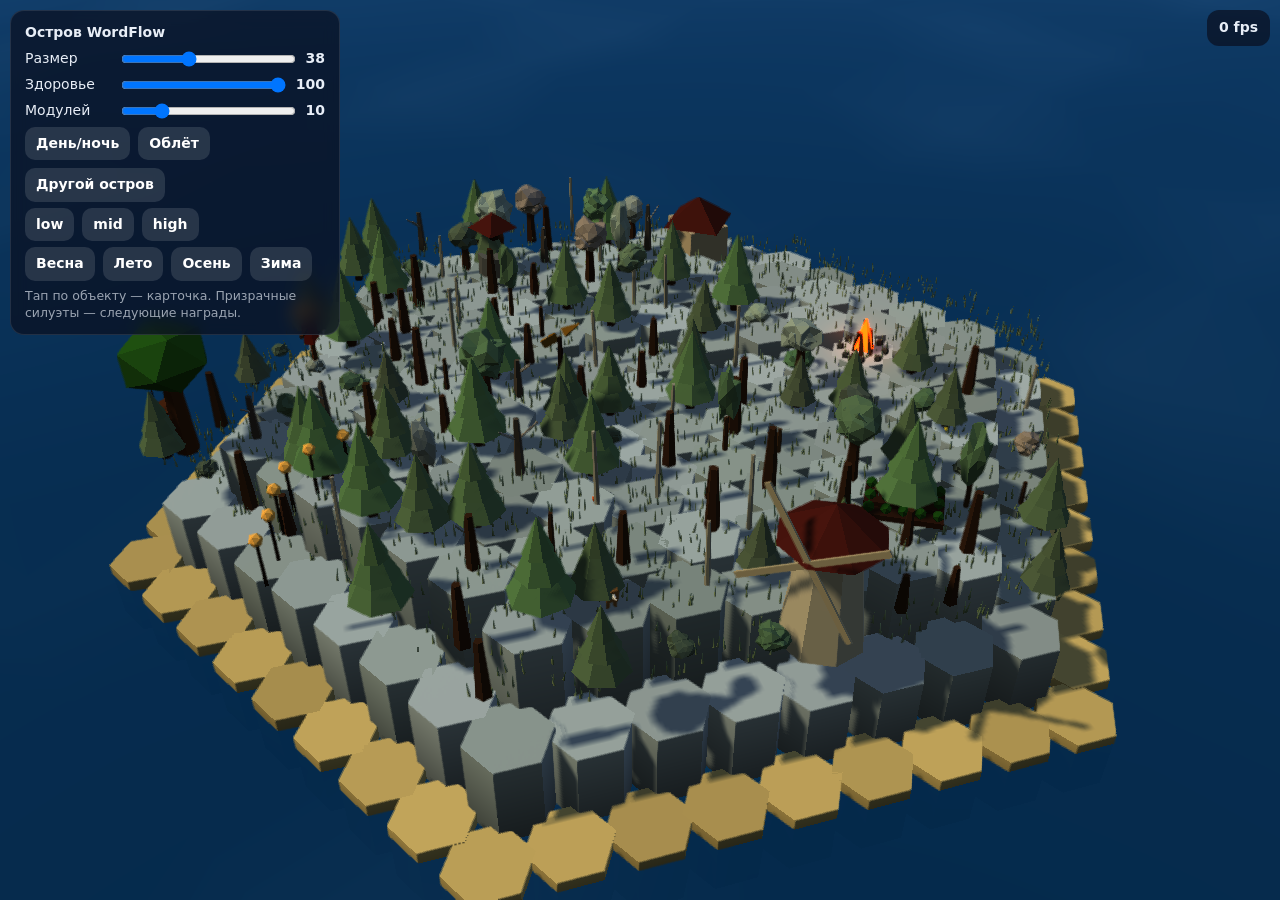
<file: src/world/preview.html>
<!doctype html>
<html lang="ru"><head>
<meta charset="utf-8"><meta name="viewport" content="width=device-width,initial-scale=1,viewport-fit=cover">
<title>WordFlow — остров: проверка</title>
<style>
  *{box-sizing:border-box} html,body{margin:0;height:100%;background:#0b1020;color:#e8eef7;
    font:14px/1.4 Manrope,system-ui,sans-serif;overflow:hidden}
  #cv{position:fixed;inset:0}
  .panel{position:fixed;left:10px;top:10px;z-index:5;background:rgba(10,16,32,.72);backdrop-filter:blur(8px);
    border:1px solid rgba(255,255,255,.1);border-radius:14px;padding:12px 14px;max-width:min(92vw,330px)}
  .row{display:flex;gap:8px;align-items:center;margin:6px 0;flex-wrap:wrap}
  input[type=range]{flex:1;min-width:120px}
  button{background:#13856b;color:#fff;border:0;border-radius:10px;padding:7px 11px;font:inherit;font-weight:700}
  button.g{background:rgba(255,255,255,.12)}
  #fps{position:fixed;right:10px;top:10px;z-index:5;background:rgba(10,16,32,.72);padding:8px 12px;
    border-radius:12px;font-weight:800;font-variant-numeric:tabular-nums}
  #card{position:fixed;left:50%;bottom:14px;transform:translateX(-50%);z-index:6;display:none;
    background:rgba(10,16,32,.9);border:1px solid rgba(255,255,255,.12);border-radius:16px;padding:14px 16px;
    max-width:min(94vw,420px)}
  .mut{opacity:.65;font-size:12.5px}
</style></head><body>
<div id="cv"></div>
<div id="fps">— fps</div>
<div class="panel">
  <div style="font-weight:800;margin-bottom:6px">Остров WordFlow</div>
  <div class="row"><span style="width:86px">Размер</span><input id="sz" type="range" min="0" max="100" value="38"><b id="szv">38</b></div>
  <div class="row"><span style="width:86px">Здоровье</span><input id="hp" type="range" min="0" max="100" value="100"><b id="hpv">100</b></div>
  <div class="row"><span style="width:86px">Модулей</span><input id="md" type="range" min="0" max="48" value="10"><b id="mdv">10</b></div>
  <div class="row">
    <button id="night" class="g">День/ночь</button>
    <button id="fly" class="g">Облёт</button>
    <button id="seed" class="g">Другой остров</button>
  </div>
  <div class="row" id="qrow"></div>
  <div class="row" id="srow"></div>
  <div class="mut">Тап по объекту — карточка. Призрачные силуэты — следующие награды.</div>
</div>
<div id="card"></div>
<script src="../../world3d.js"></script>
<script>
const mods = [];
const LV = [['A1',9],['A2',8],['B1',8],['B2',8],['C1',15]];
LV.forEach(([l,n])=>{ for(let i=1;i<=n;i++) mods.push({id:`${l}-${i}`,level:l,n:i}); });
const defs = WF3D.defsFromModules(mods);

let eng = null, seed = 20261118, season = WF3D.seasonOf(), q = 'high';
const $ = s => document.querySelector(s);

function card(ev){
  const d = ev.def, el = $('#card');
  el.style.display='block';
  el.innerHTML = ev.unlocked
    ? `<div style="font-weight:800;font-size:16px">${d.name}</div>
       <div class="mut">${d.level}-${d.n} · ${d.moduleTopic}</div>
       <div style="margin-top:8px">${d.word} <span class="mut">${d.ipa}</span> — ${d.ru}</div>`
    : `<div style="font-weight:800;font-size:16px">Ещё закрыто: ${d.name}</div>
       <div class="mut">Откроется за модуль ${d.level}-${d.n} · ${d.moduleTopic}</div>
       <div style="margin-top:8px"><button>Пройти модуль</button></div>`;
  clearTimeout(card.t); card.t = setTimeout(()=>el.style.display='none', 5000);
}

function make(){
  if (eng) eng.dispose();
  eng = WF3D.create({ quality: q, seed, onPick: card });
  eng.mount($('#cv'), 'full');
  eng.build(defs, { season, seed });
  apply();
}
function apply(){
  const known = Math.round(Math.pow(+$('#sz').value/100, 1/0.75) * 2500);
  eng.setState({ known, mods: +$('#md').value, hp: +$('#hp').value, total: defs.length });
  eng.fit(false);
}
for (const [id,lbl] of [['sz','szv'],['hp','hpv'],['md','mdv']])
  $('#'+id).oninput = e => { $('#'+lbl).textContent = e.target.value; apply(); };
$('#night').onclick = () => eng.toggleNight();
$('#fly').onclick = () => eng.setFly(true);
$('#seed').onclick = () => { seed = Math.floor(Math.random()*1e9); make(); };
$('#qrow').innerHTML = ['low','mid','high'].map(x=>`<button class="g" data-q="${x}">${x}</button>`).join('');
$('#qrow').onclick = e => { const b=e.target.closest('[data-q]'); if(!b) return; q=b.dataset.q; make(); };
$('#srow').innerHTML = Object.keys(WF3D.SEASONS).map(k=>`<button class="g" data-s="${k}">${WF3D.SEASONS[k].name}</button>`).join('');
$('#srow').onclick = e => { const b=e.target.closest('[data-s]'); if(!b) return; season=b.dataset.s; make(); };

let n=0, t0=performance.now();
(function loop(){ requestAnimationFrame(loop); n++; const t=performance.now();
  if (t-t0>700){ $('#fps').textContent = Math.round(n/(t-t0)*1000)+' fps'; n=0; t0=t; } })();
make();
window.__eng = () => eng;
</script></body></html>
</file>
